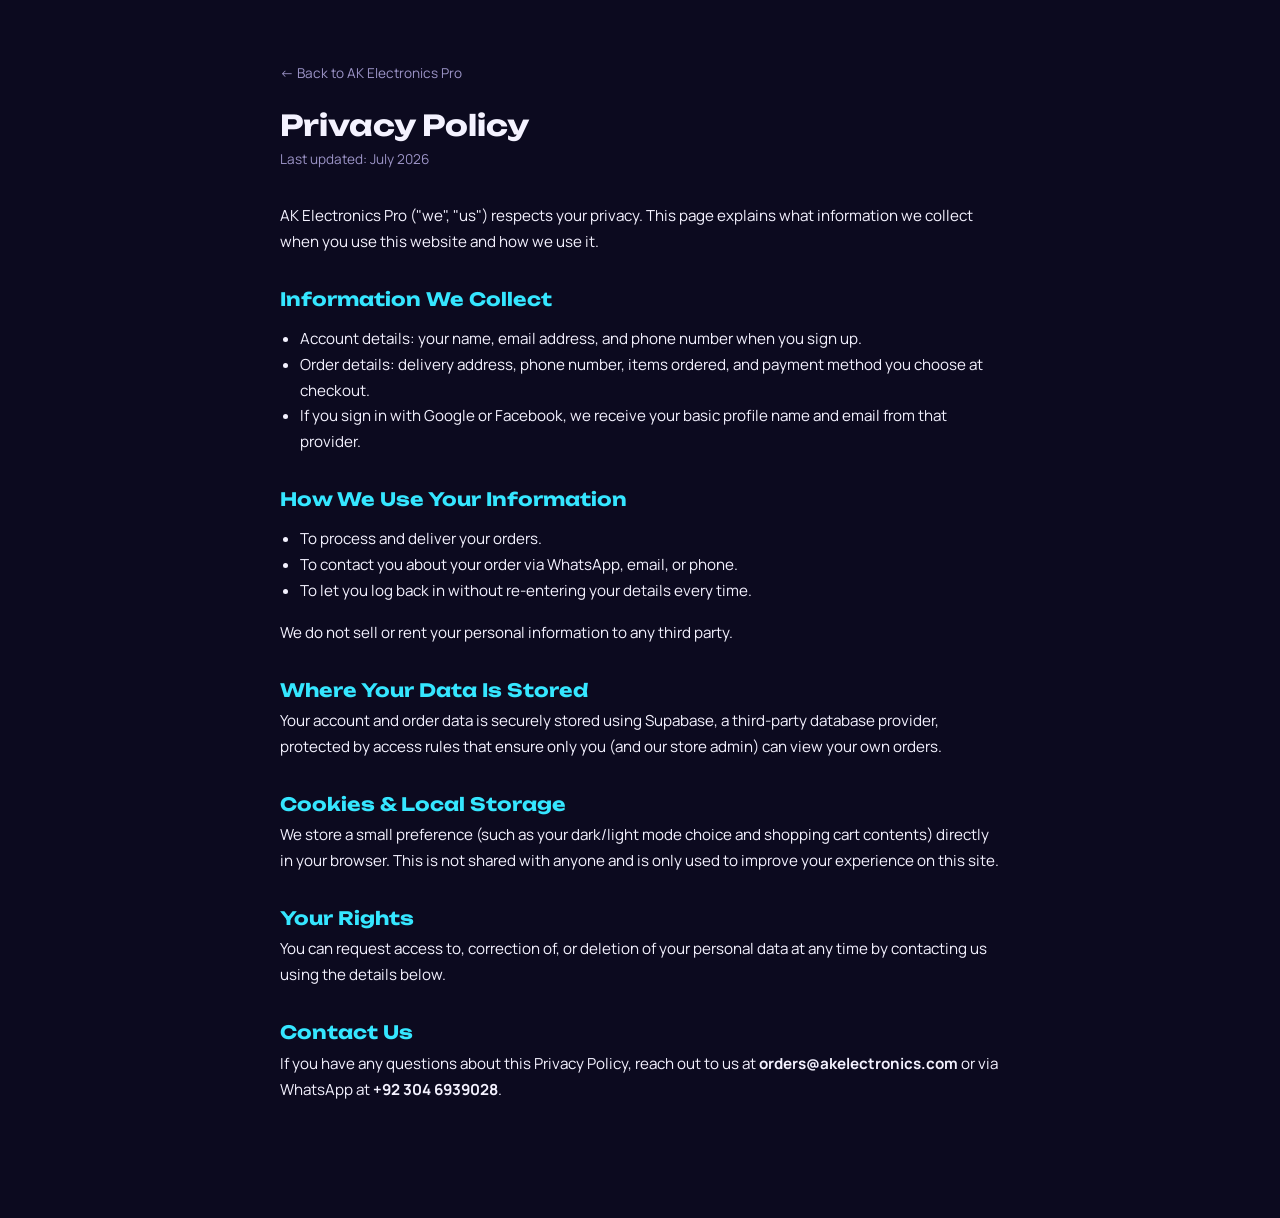
<file: privacy-policy.html>
<!DOCTYPE html>
<html lang="en">
<head>
<meta charset="UTF-8">
<meta name="viewport" content="width=device-width, initial-scale=1.0">
<link rel="icon" type="image/svg+xml" href="logo-badge.svg">
<title>Privacy Policy — AK Electronics Pro</title>
<meta name="robots" content="index, follow">
<link rel="preconnect" href="https://fonts.googleapis.com">
<link href="https://fonts.googleapis.com/css2?family=Unbounded:wght@600;700&family=Manrope:wght@400;500;600;700&family=Space+Mono:wght@400;600&display=swap" rel="stylesheet">
<link rel="stylesheet" href="style.css">
<style>
  .legal-wrap{max-width:760px; margin:0 auto; padding:60px 20px 100px;}
  .legal-wrap h1{font-size:1.8rem; margin-bottom:6px;}
  .legal-wrap .updated{color:var(--muted); font-size:.85rem; margin-bottom:32px;}
  .legal-wrap h2{font-size:1.15rem; margin-top:34px; color:var(--cyan);}
  .legal-wrap p, .legal-wrap li{color:var(--text); line-height:1.7; font-size:.95rem;}
  .legal-wrap ul{padding-left:20px;}
  .back-link{display:inline-block; margin-bottom:24px; color:var(--muted); font-size:.85rem;}
  .back-link:hover{color:var(--cyan);}
</style>
</head>
<body>
<div class="legal-wrap">
  <a href="index.html" class="back-link">← Back to AK Electronics Pro</a>
  <h1>Privacy Policy</h1>
  <p class="updated">Last updated: July 2026</p>

  <p>AK Electronics Pro ("we", "us") respects your privacy. This page explains what information we collect when you use this website and how we use it.</p>

  <h2>Information We Collect</h2>
  <ul>
    <li>Account details: your name, email address, and phone number when you sign up.</li>
    <li>Order details: delivery address, phone number, items ordered, and payment method you choose at checkout.</li>
    <li>If you sign in with Google or Facebook, we receive your basic profile name and email from that provider.</li>
  </ul>

  <h2>How We Use Your Information</h2>
  <ul>
    <li>To process and deliver your orders.</li>
    <li>To contact you about your order via WhatsApp, email, or phone.</li>
    <li>To let you log back in without re-entering your details every time.</li>
  </ul>
  <p>We do not sell or rent your personal information to any third party.</p>

  <h2>Where Your Data Is Stored</h2>
  <p>Your account and order data is securely stored using Supabase, a third-party database provider, protected by access rules that ensure only you (and our store admin) can view your own orders.</p>

  <h2>Cookies &amp; Local Storage</h2>
  <p>We store a small preference (such as your dark/light mode choice and shopping cart contents) directly in your browser. This is not shared with anyone and is only used to improve your experience on this site.</p>

  <h2>Your Rights</h2>
  <p>You can request access to, correction of, or deletion of your personal data at any time by contacting us using the details below.</p>

  <h2>Contact Us</h2>
  <p>If you have any questions about this Privacy Policy, reach out to us at <strong>orders@akelectronics.com</strong> or via WhatsApp at <strong>+92 304 6939028</strong>.</p>
</div>
</body>
</html>
</file>
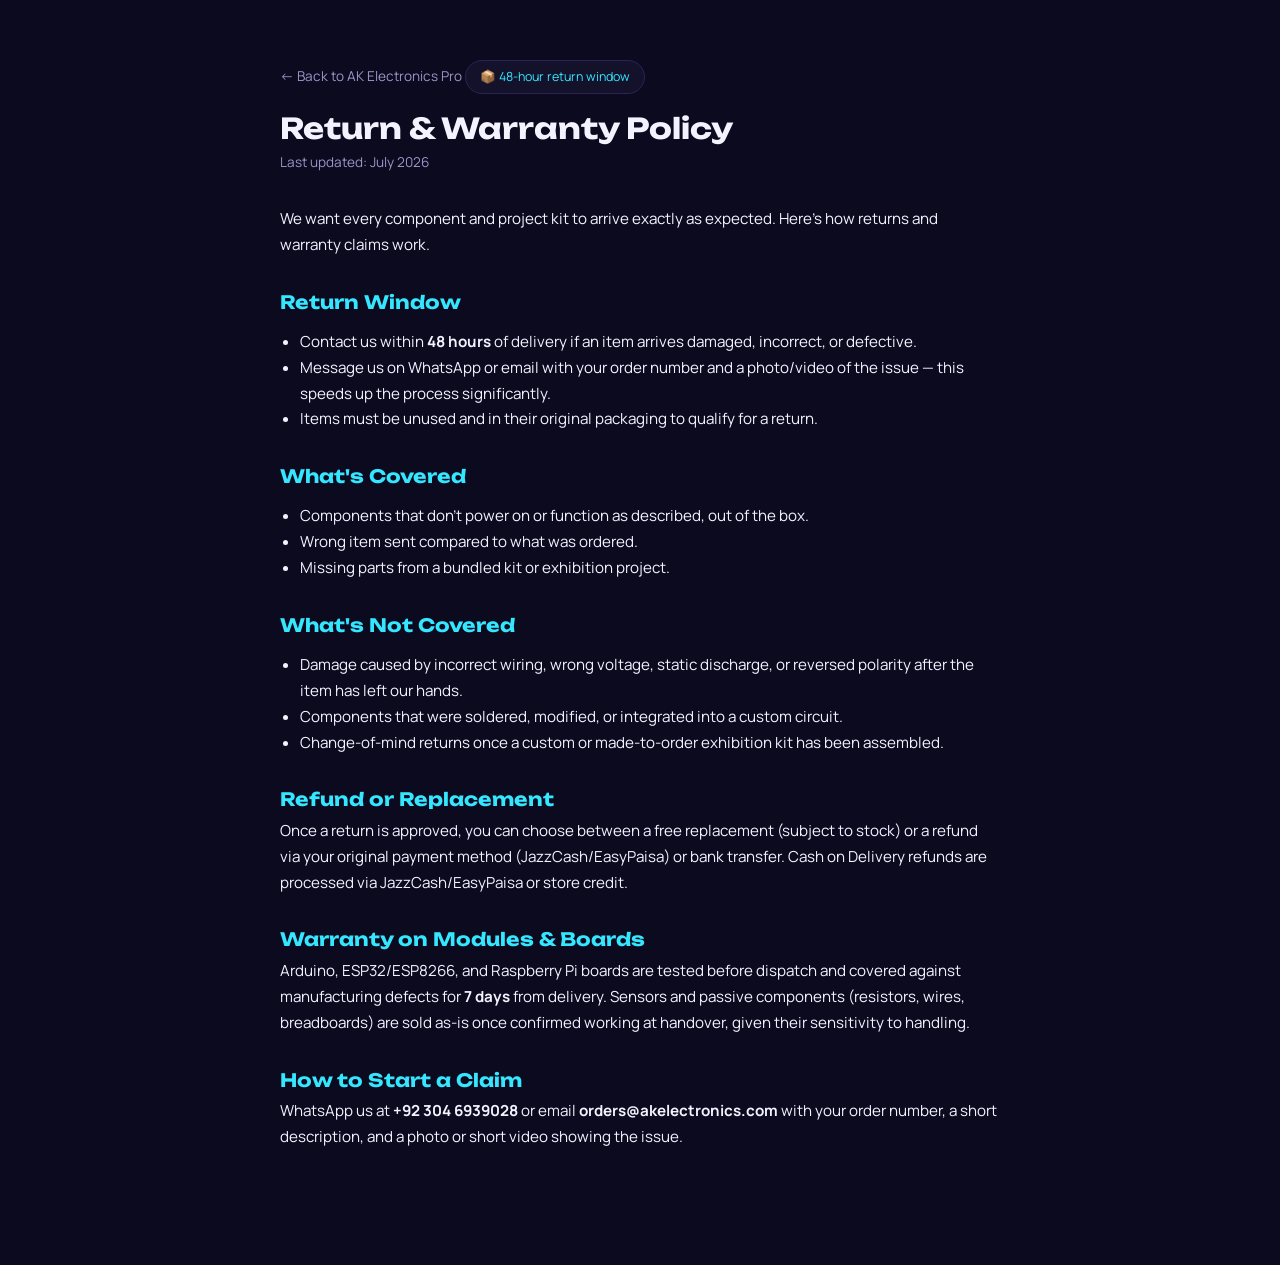
<file: return-policy.html>
<!DOCTYPE html>
<html lang="en">
<head>
<meta charset="UTF-8">
<meta name="viewport" content="width=device-width, initial-scale=1.0">
<link rel="icon" type="image/svg+xml" href="logo-badge.svg">
<title>Return & Warranty Policy — AK Electronics Pro</title>
<meta name="robots" content="index, follow">
<link rel="preconnect" href="https://fonts.googleapis.com">
<link href="https://fonts.googleapis.com/css2?family=Unbounded:wght@600;700&family=Manrope:wght@400;500;600;700&family=Space+Mono:wght@400;600&display=swap" rel="stylesheet">
<link rel="stylesheet" href="style.css">
<style>
  .legal-wrap{max-width:760px; margin:0 auto; padding:60px 20px 100px;}
  .legal-wrap h1{font-size:1.8rem; margin-bottom:6px;}
  .legal-wrap .updated{color:var(--muted); font-size:.85rem; margin-bottom:32px;}
  .legal-wrap h2{font-size:1.15rem; margin-top:34px; color:var(--cyan);}
  .legal-wrap p, .legal-wrap li{color:var(--text); line-height:1.7; font-size:.95rem;}
  .legal-wrap ul{padding-left:20px;}
  .back-link{display:inline-block; margin-bottom:24px; color:var(--muted); font-size:.85rem;}
  .back-link:hover{color:var(--cyan);}
  .policy-badge{display:inline-block; background:var(--panel); border:1px solid var(--line); border-radius:999px; padding:6px 14px; font-size:.78rem; color:var(--cyan); margin-bottom:6px;}
</style>
</head>
<body>
<div class="legal-wrap">
  <a href="index.html" class="back-link">← Back to AK Electronics Pro</a>
  <span class="policy-badge">📦 48-hour return window</span>
  <h1>Return &amp; Warranty Policy</h1>
  <p class="updated">Last updated: July 2026</p>

  <p>We want every component and project kit to arrive exactly as expected. Here's how returns and warranty claims work.</p>

  <h2>Return Window</h2>
  <ul>
    <li>Contact us within <strong>48 hours</strong> of delivery if an item arrives damaged, incorrect, or defective.</li>
    <li>Message us on WhatsApp or email with your order number and a photo/video of the issue — this speeds up the process significantly.</li>
    <li>Items must be unused and in their original packaging to qualify for a return.</li>
  </ul>

  <h2>What's Covered</h2>
  <ul>
    <li>Components that don't power on or function as described, out of the box.</li>
    <li>Wrong item sent compared to what was ordered.</li>
    <li>Missing parts from a bundled kit or exhibition project.</li>
  </ul>

  <h2>What's Not Covered</h2>
  <ul>
    <li>Damage caused by incorrect wiring, wrong voltage, static discharge, or reversed polarity after the item has left our hands.</li>
    <li>Components that were soldered, modified, or integrated into a custom circuit.</li>
    <li>Change-of-mind returns once a custom or made-to-order exhibition kit has been assembled.</li>
  </ul>

  <h2>Refund or Replacement</h2>
  <p>Once a return is approved, you can choose between a free replacement (subject to stock) or a refund via your original payment method (JazzCash/EasyPaisa) or bank transfer. Cash on Delivery refunds are processed via JazzCash/EasyPaisa or store credit.</p>

  <h2>Warranty on Modules &amp; Boards</h2>
  <p>Arduino, ESP32/ESP8266, and Raspberry Pi boards are tested before dispatch and covered against manufacturing defects for <strong>7 days</strong> from delivery. Sensors and passive components (resistors, wires, breadboards) are sold as-is once confirmed working at handover, given their sensitivity to handling.</p>

  <h2>How to Start a Claim</h2>
  <p>WhatsApp us at <strong>+92 304 6939028</strong> or email <strong>orders@akelectronics.com</strong> with your order number, a short description, and a photo or short video showing the issue.</p>
</div>
</body>
</html>
</file>
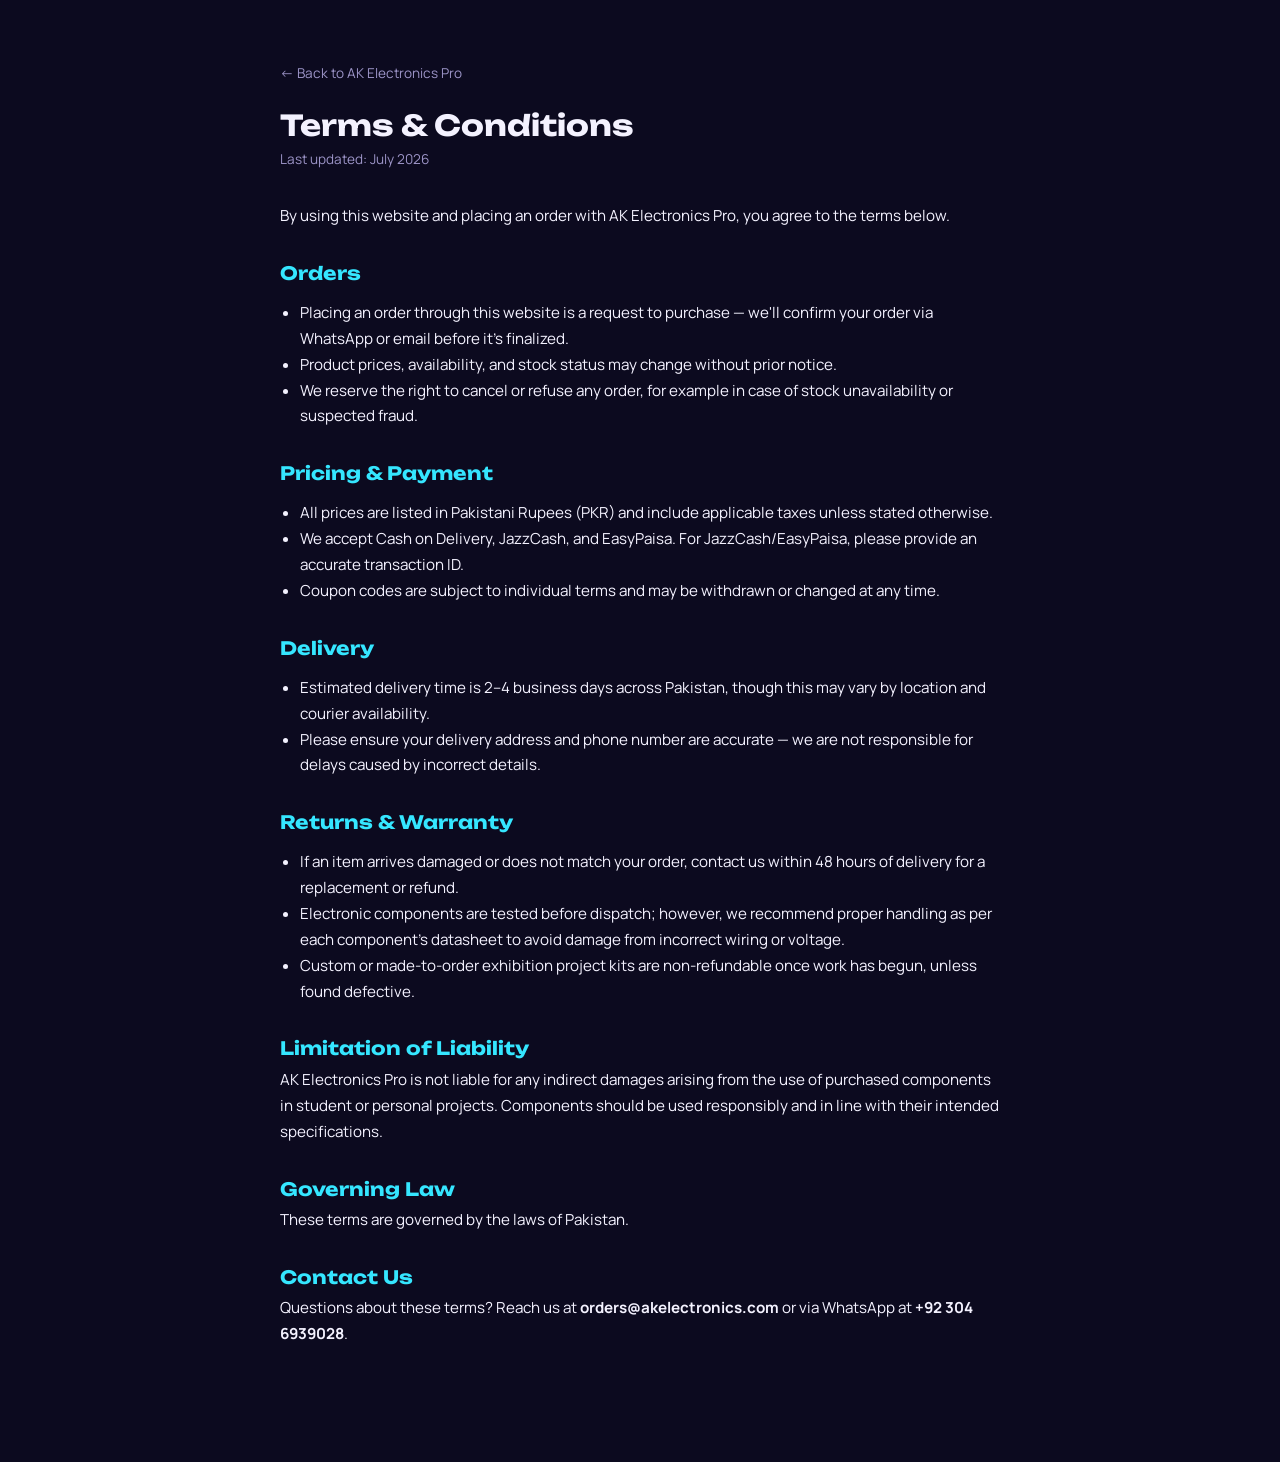
<file: terms.html>
<!DOCTYPE html>
<html lang="en">
<head>
<meta charset="UTF-8">
<meta name="viewport" content="width=device-width, initial-scale=1.0">
<link rel="icon" type="image/svg+xml" href="logo-badge.svg">
<title>Terms & Conditions — AK Electronics Pro</title>
<meta name="robots" content="index, follow">
<link rel="preconnect" href="https://fonts.googleapis.com">
<link href="https://fonts.googleapis.com/css2?family=Unbounded:wght@600;700&family=Manrope:wght@400;500;600;700&family=Space+Mono:wght@400;600&display=swap" rel="stylesheet">
<link rel="stylesheet" href="style.css">
<style>
  .legal-wrap{max-width:760px; margin:0 auto; padding:60px 20px 100px;}
  .legal-wrap h1{font-size:1.8rem; margin-bottom:6px;}
  .legal-wrap .updated{color:var(--muted); font-size:.85rem; margin-bottom:32px;}
  .legal-wrap h2{font-size:1.15rem; margin-top:34px; color:var(--cyan);}
  .legal-wrap p, .legal-wrap li{color:var(--text); line-height:1.7; font-size:.95rem;}
  .legal-wrap ul{padding-left:20px;}
  .back-link{display:inline-block; margin-bottom:24px; color:var(--muted); font-size:.85rem;}
  .back-link:hover{color:var(--cyan);}
</style>
</head>
<body>
<div class="legal-wrap">
  <a href="index.html" class="back-link">← Back to AK Electronics Pro</a>
  <h1>Terms &amp; Conditions</h1>
  <p class="updated">Last updated: July 2026</p>

  <p>By using this website and placing an order with AK Electronics Pro, you agree to the terms below.</p>

  <h2>Orders</h2>
  <ul>
    <li>Placing an order through this website is a request to purchase — we'll confirm your order via WhatsApp or email before it's finalized.</li>
    <li>Product prices, availability, and stock status may change without prior notice.</li>
    <li>We reserve the right to cancel or refuse any order, for example in case of stock unavailability or suspected fraud.</li>
  </ul>

  <h2>Pricing &amp; Payment</h2>
  <ul>
    <li>All prices are listed in Pakistani Rupees (PKR) and include applicable taxes unless stated otherwise.</li>
    <li>We accept Cash on Delivery, JazzCash, and EasyPaisa. For JazzCash/EasyPaisa, please provide an accurate transaction ID.</li>
    <li>Coupon codes are subject to individual terms and may be withdrawn or changed at any time.</li>
  </ul>

  <h2>Delivery</h2>
  <ul>
    <li>Estimated delivery time is 2–4 business days across Pakistan, though this may vary by location and courier availability.</li>
    <li>Please ensure your delivery address and phone number are accurate — we are not responsible for delays caused by incorrect details.</li>
  </ul>

  <h2>Returns &amp; Warranty</h2>
  <ul>
    <li>If an item arrives damaged or does not match your order, contact us within 48 hours of delivery for a replacement or refund.</li>
    <li>Electronic components are tested before dispatch; however, we recommend proper handling as per each component's datasheet to avoid damage from incorrect wiring or voltage.</li>
    <li>Custom or made-to-order exhibition project kits are non-refundable once work has begun, unless found defective.</li>
  </ul>

  <h2>Limitation of Liability</h2>
  <p>AK Electronics Pro is not liable for any indirect damages arising from the use of purchased components in student or personal projects. Components should be used responsibly and in line with their intended specifications.</p>

  <h2>Governing Law</h2>
  <p>These terms are governed by the laws of Pakistan.</p>

  <h2>Contact Us</h2>
  <p>Questions about these terms? Reach us at <strong>orders@akelectronics.com</strong> or via WhatsApp at <strong>+92 304 6939028</strong>.</p>
</div>
</body>
</html>
</file>
<file: style.css>
/* =========================================================
   AK ELECTRONICS — FULL CATALOG STORE
   Theme: "Spotlight Showcase"
   ========================================================= */
:root{
  --bg:      #0c0a1f;
  --panel:   #14112b;
  --card:    #1b1740;
  --line:    #2a2454;

  --violet:  #7c5cff;
  --pink:    #ff4d94;
  --cyan:    #35e6ff;

  --text:    #f4f2ff;
  --muted:   #9c94c7;

  --header-bg-rgb: 12,10,31;

  --display: 'Unbounded', sans-serif;
  --body:    'Manrope', sans-serif;
  --mono:    'Space Mono', monospace;

  --radius: 16px;
  --wrap: 1180px;
}

:root[data-theme="light"]{
  --bg:      #f3f5f8;
  --panel:   #ffffff;
  --card:    #ffffff;
  --line:    #dde2ea;

  --text:    #10141c;
  --muted:   #5a6273;

  --header-bg-rgb: 255,255,255;
}

body, .thumb, .product-card, .project-card{ transition: background-color .25s, color .25s, border-color .25s; }

*{box-sizing:border-box;}

/* ACCESSIBILITY: skip link + visible focus states */
.skip-link{
  position:absolute; top:-50px; left:10px; z-index:200;
  background:var(--violet); color:#fff; padding:10px 18px; border-radius:8px;
  font-size:.85rem; font-weight:700; text-decoration:none; transition:top .15s;
}
.skip-link:focus{top:10px;}
a:focus-visible, button:focus-visible, input:focus-visible, select:focus-visible, textarea:focus-visible, [tabindex]:focus-visible{
  outline:3px solid var(--cyan); outline-offset:2px; border-radius:4px;
}
html{scroll-behavior:smooth; -webkit-text-size-adjust:100%;}
body{
  margin:0; background:var(--bg); color:var(--text);
  font-family:var(--body); line-height:1.6;
  -webkit-font-smoothing:antialiased; position:relative; overflow-x:hidden;
  touch-action:manipulation;
  -webkit-user-select:none; -moz-user-select:none; user-select:none;
}
input, textarea, select{
  -webkit-user-select:text; -moz-user-select:text; user-select:text;
}
h1,h2,h3{font-family:var(--display); margin:0 0 .4em; line-height:1.15;}
p{margin:0 0 1em;}
a{color:inherit; text-decoration:none;}
img{max-width:100%; display:block;}
button, a{ -webkit-tap-highlight-color:transparent; }
.wrap{max-width:var(--wrap); margin:0 auto; padding:0 24px; position:relative; z-index:1;}
::selection{background:var(--pink); color:#0c0a1f;}
:focus-visible{outline:2px solid var(--cyan); outline-offset:3px;}

@media (prefers-reduced-motion: reduce){
  *{animation-duration:.001ms !important; transition-duration:.001ms !important;}
}

.blob{position:fixed; border-radius:50%; filter:blur(90px); opacity:.32; z-index:0; pointer-events:none; animation:drift 14s ease-in-out infinite alternate;}
.blob-a{width:420px; height:420px; background:var(--violet); top:-120px; left:-100px;}
.blob-b{width:380px; height:380px; background:var(--pink); bottom:-140px; right:-100px; animation-delay:3s;}
@keyframes drift{ to{ transform:translate(40px,30px) scale(1.1); } }

/* reveal-on-scroll */
.reveal{opacity:0; transform:translateY(16px); transition:opacity .5s ease, transform .5s ease;}
.reveal.in{opacity:1; transform:translateY(0);}

/* =========================================================
   HEADER
   ========================================================= */
.site-header{position:sticky; top:0; z-index:50; background:rgba(var(--header-bg-rgb),.82); backdrop-filter:blur(12px); border-bottom:1px solid var(--line);}

/* ADS BANNER */
.ads-banner{position:relative; width:100%; aspect-ratio:16/5; max-height:220px; overflow:hidden; background:var(--panel);}
@media (max-width:600px){ .ads-banner{aspect-ratio:4/3; max-height:280px;} }
.ads-banner-track{display:flex; width:100%; height:100%; transition:transform .5s ease;}
.ads-banner-track .ads-slide{flex:0 0 100%; width:100%; height:100%; display:block; background:#000; position:relative;}
.ads-banner-track .ads-slide img, .ads-banner-track .ads-slide video{width:100%; height:100%; object-fit:contain; display:block;}
.ads-unmute-btn{
  position:absolute; bottom:10px; left:10px; z-index:2;
  background:rgba(12,10,31,.65); backdrop-filter:blur(4px); color:#fff; border:1px solid rgba(255,255,255,.25);
  padding:6px 12px; border-radius:999px; font-size:.78rem; cursor:pointer;
}
.ads-banner-close{
  position:absolute; top:8px; right:8px; z-index:2;
  width:30px; height:30px; border-radius:50%; border:none; cursor:pointer;
  background:rgba(12,10,31,.6); color:#fff; font-size:.85rem; backdrop-filter:blur(4px);
}

/* MID-PAGE PICTURE ADS — scrolls with the page, sits inside the content flow */
.ads-banner-mid{max-width:var(--wrap, 1180px); margin:0 auto 50px; border-radius:16px; aspect-ratio:16/4;}
@media (max-width:600px){ .ads-banner-mid{aspect-ratio:16/9; margin-bottom:36px;} }

/* TOP-OF-PAGE ADS BANNER — half the screen height, with prev/next arrows */
.ads-banner-top{aspect-ratio:unset; height:50vh; max-height:none;}
@media (max-width:600px){ .ads-banner-top{height:42vh;} }
.ads-nav-btn{
  position:absolute; top:50%; transform:translateY(-50%); z-index:3;
  width:42px; height:42px; border-radius:50%; border:none; cursor:pointer;
  background:rgba(255,255,255,.9); color:#1a1a2e; font-size:1.3rem; line-height:1;
  display:flex; align-items:center; justify-content:center;
}
.ads-nav-btn:hover{background:#fff;}
.ads-nav-prev{left:16px;}
.ads-nav-next{right:16px;}

/* STARTER KITS SECTION */
.starter-kits{padding:70px 0;}
.starter-kits-layout{display:grid; grid-template-columns:1fr 260px; gap:24px; align-items:start;}
@media (max-width:900px){ .starter-kits-layout{grid-template-columns:1fr;} }
.ads-banner-kit{aspect-ratio:1/1.4; border-radius:14px; max-height:420px;}
@media (max-width:900px){ .ads-banner-kit{aspect-ratio:16/6; max-height:220px;} }

/* SPLASH VIDEO AD — plays once on page load */
.splash-ad-overlay{
  position:fixed; inset:0; z-index:500; background:#000;
  display:flex; align-items:center; justify-content:center;
}
.splash-ad-overlay video{width:100%; height:100%; object-fit:contain;}
.splash-ad-close{
  position:absolute; top:18px; right:18px; z-index:2;
  width:38px; height:38px; border-radius:50%; border:1px solid rgba(255,255,255,.35);
  background:rgba(0,0,0,.5); color:#fff; font-size:1rem; cursor:pointer; backdrop-filter:blur(4px);
}

.header-inner{display:flex; align-items:center; gap:18px; padding:14px 24px;}
.brand{display:flex; align-items:center; gap:10px;}
.brand-mark{
  width:38px; height:38px; border-radius:10px; flex:0 0 auto;
  display:block; object-fit:contain;
}
.brand-name{font-family:var(--display); font-weight:700; font-size:.95rem; letter-spacing:.4px; color:var(--text);}

.main-nav{display:flex; gap:20px; margin-left:auto; font-size:.88rem;}
.main-nav a{color:var(--muted); transition:color .15s;}
.main-nav a:hover{color:var(--text);}

.header-actions{display:flex; align-items:center; gap:10px;}
.login-btn{
  background:transparent; border:1px solid var(--line); color:var(--text);
  padding:9px 14px; border-radius:999px; font-size:.82rem; font-family:var(--body); font-weight:600;
  cursor:pointer; transition:.15s; white-space:nowrap;
}
a.login-btn{display:inline-block; text-decoration:none;}
.login-btn:hover{border-color:var(--cyan); color:var(--cyan);}
.nav-cta{
  background:linear-gradient(135deg,var(--pink),var(--violet)); color:#fff;
  padding:10px 18px; border-radius:999px; font-weight:600; font-size:.82rem; white-space:nowrap;
  transition:transform .15s, box-shadow .15s;
}
.nav-cta:hover{transform:translateY(-1px); box-shadow:0 8px 20px rgba(124,92,255,.4);}
.menu-toggle{display:none; background:none; border:none; color:var(--text); font-size:1.3rem; cursor:pointer; padding:4px 8px;}

/* =========================================================
   HERO
   ========================================================= */
.hero{padding:64px 0 0; position:relative;}

/* SEARCH BAR */
.search-section{padding:22px 0 0; position:relative; z-index:20;}
.search-box{
  display:flex; align-items:center; gap:10px; max-width:560px; margin:0 auto;
  background:var(--panel); border:1px solid var(--line); border-radius:999px;
  padding:12px 18px; color:var(--muted); transition:.2s;
}
.search-box:focus-within{border-color:var(--cyan); box-shadow:0 0 0 3px rgba(53,230,255,.15);}
.search-box input{flex:1; background:none; border:none; color:var(--text); font-family:var(--body); font-size:.92rem;}
.search-box input:focus{outline:none;}
.search-clear{background:none; border:none; color:var(--muted); cursor:pointer; font-size:.85rem; padding:2px 4px;}
.search-clear:hover{color:var(--pink);}

.search-dropdown{
  max-width:560px; margin:8px auto 0; background:var(--panel); border:1px solid var(--line);
  border-radius:14px; overflow:hidden; box-shadow:0 16px 40px rgba(0,0,0,.3);
  max-height:360px; overflow-y:auto;
}
.search-result{
  display:flex; align-items:center; gap:12px; padding:10px 16px; cursor:pointer; transition:.15s;
  border-bottom:1px solid var(--line);
}
.search-result:last-child{border-bottom:none;}
.search-result:hover{background:var(--card);}
.search-result img{width:42px; height:42px; border-radius:8px; object-fit:cover; flex:0 0 auto; background:var(--card);}
.search-result-info{flex:1; min-width:0;}
.search-result-info .sr-name{font-size:.86rem; font-weight:600; white-space:nowrap; overflow:hidden; text-overflow:ellipsis;}
.search-result-info .sr-cat{font-size:.72rem; color:var(--muted);}
.search-result .sr-price{font-family:var(--mono); font-size:.78rem; color:var(--cyan); flex:0 0 auto;}
.search-empty{padding:16px; text-align:center; color:var(--muted); font-size:.85rem;}
@media (max-width:600px){
  .search-box{margin:0 16px;}
  .search-dropdown{margin:8px 16px 0;}
}
.hero-inner{max-width:760px; margin:0 auto; text-align:center; padding:0 24px;}
.eyebrow{font-family:var(--mono); font-size:.74rem; color:var(--cyan); text-transform:uppercase; letter-spacing:.4px; margin-bottom:16px;}
.hero h1{font-size:clamp(2rem,5vw,3.4rem); font-weight:700;}
.glow-text{
  background:linear-gradient(135deg,var(--cyan),var(--violet),var(--pink));
  -webkit-background-clip:text; background-clip:text; color:transparent;
}
.hero-sub{color:var(--muted); font-size:1.02rem; max-width:54ch; margin:0 auto 28px;}
.hero-actions{display:flex; gap:14px; flex-wrap:wrap; margin-bottom:20px;}
.hero-inner .hero-actions{justify-content:center; margin-bottom:50px;}

.btn{
  display:inline-flex; align-items:center; justify-content:center; gap:8px;
  padding:14px 24px; border-radius:12px; font-weight:700; font-size:.9rem;
  transition:transform .15s, box-shadow .15s; cursor:pointer; border:none;
}
.btn.full{width:100%;}
.btn-primary{background:linear-gradient(135deg,var(--cyan),var(--violet)); color:#0c0a1f;}
.btn-primary:hover{transform:translateY(-2px); box-shadow:0 10px 26px rgba(53,230,255,.3);}
.btn-ghost{border:1px solid var(--line); color:var(--text); background:transparent;}
.btn-ghost:hover{border-color:var(--pink); color:var(--pink);}

/* marquee */
.marquee{border-top:1px solid var(--line); border-bottom:1px solid var(--line); overflow:hidden; background:var(--panel);}
.marquee-track{display:flex; gap:14px; white-space:nowrap; padding:14px 0; animation:scroll 30s linear infinite; width:max-content;}
.marquee-track span{font-family:var(--mono); font-size:.78rem; color:var(--muted); letter-spacing:.5px;}
.marquee-track span:nth-child(odd){color:var(--cyan);}
@keyframes scroll{ from{transform:translateX(0);} to{transform:translateX(-50%);} }

/* BANNER SLIDER */
.banner-slider{padding:28px 0; position:relative;}
.banner-slider .wrap{position:relative;}
.banner-track{display:flex; overflow:hidden; border-radius:var(--radius);}
.banner-slide{
  flex:0 0 100%; min-height:150px; display:flex; align-items:center; padding:28px 34px;
  transition:transform .5s ease;
}
.banner-slide-1{background:linear-gradient(120deg, #2a2454, #7c5cff 70%);}
.banner-slide-2{background:linear-gradient(120deg, #1b1740, #35e6ff 130%);}
.banner-slide-3{background:linear-gradient(120deg, #40163a, #ff4d94 130%);}
.banner-text{color:#fff;}
.banner-tag{font-family:var(--mono); font-size:.72rem; background:rgba(255,255,255,.18); padding:4px 10px; border-radius:999px; display:inline-block; margin-bottom:8px;}
.banner-text h3{font-family:var(--display); font-size:1.3rem; margin:0 0 4px;}
.banner-text p{margin:0; opacity:.9; font-size:.9rem;}
.banner-nav{
  position:absolute; top:50%; transform:translateY(-50%); z-index:2;
  background:rgba(12,10,31,.5); color:#fff; border:1px solid rgba(255,255,255,.3);
  width:34px; height:34px; border-radius:50%; font-size:1.3rem; cursor:pointer; transition:.15s;
}
.banner-nav:hover{background:rgba(12,10,31,.8);}
.banner-prev{left:10px;}
.banner-next{right:10px;}
.banner-dots{display:flex; justify-content:center; gap:8px; margin-top:12px;}
.banner-dot{width:9px; height:9px; border-radius:50%; background:var(--muted); opacity:.5; border:none; cursor:pointer; padding:0; transition:.2s;}
.banner-dot:hover{opacity:.8;}
.banner-dot.active{background:var(--cyan); width:22px; border-radius:4px;}
@media (max-width:680px){
  .banner-text h3{font-size:1.05rem;}
  .banner-slide{padding:22px 24px; min-height:130px;}
}

/* =========================================================
   SECTION TITLES
   ========================================================= */
.section-title{font-size:clamp(1.4rem,2.6vw,2.1rem); font-weight:700;}
.section-title.light{color:var(--text);}
.section-sub{color:var(--muted); max-width:56ch;}
.load-status{font-family:var(--mono); font-size:.75rem; color:var(--muted); margin-top:18px;}

/* CUSTOM INQUIRY BOX — premium redesign */
.custom-inquiry-box{
  margin-top:48px; padding:2px; border-radius:20px; max-width:640px;
  background:linear-gradient(135deg, var(--violet), var(--cyan), var(--pink));
  background-size:200% 200%;
  animation:inquiryGradient 8s ease infinite;
}
@keyframes inquiryGradient{
  0%{background-position:0% 50%;} 50%{background-position:100% 50%;} 100%{background-position:0% 50%;}
}
.custom-inquiry-box-inner{
  background:var(--panel); border-radius:18px; padding:30px 28px;
  display:flex; flex-direction:column; gap:4px; position:relative; overflow:hidden;
}
.custom-inquiry-box-inner::before{
  content:"✨"; position:absolute; top:-10px; right:-10px; font-size:5rem; opacity:.06; transform:rotate(-15deg);
}
.custom-inquiry-icon{font-size:1.8rem; margin-bottom:8px;}
.custom-inquiry-box h3{font-family:var(--display); font-size:1.15rem; margin:0 0 6px;}
.custom-inquiry-box p{color:var(--muted); font-size:.85rem; margin:0 0 18px; max-width:440px;}
.custom-inquiry-form{display:flex; flex-direction:column; gap:12px; position:relative;}
.custom-inquiry-form input, .custom-inquiry-form textarea{
  background:var(--bg); border:1px solid var(--line); border-radius:10px; color:var(--text);
  padding:12px 14px; font-family:inherit; font-size:.9rem; resize:vertical; transition:.15s;
}
.custom-inquiry-form input:focus, .custom-inquiry-form textarea:focus{
  outline:none; border-color:var(--cyan); box-shadow:0 0 0 3px rgba(77,227,255,.15);
}
.custom-inquiry-form button{
  align-self:flex-start; background:linear-gradient(120deg, var(--violet), var(--pink));
  border:none; font-weight:700; padding:11px 22px;
}

/* =========================================================
   CATEGORIES
   ========================================================= */
.categories{padding:60px 0 16px;}
.cat-grid{display:grid; grid-template-columns:repeat(4,1fr); gap:14px; margin-top:24px;}
.cat-card{
  background:var(--card); border:1px solid var(--line); border-radius:var(--radius);
  padding:18px; cursor:pointer; transition:transform .15s, border-color .15s;
  position:relative; overflow:hidden;
}
.cat-card::before{content:""; position:absolute; inset:0; opacity:0; transition:opacity .2s; background:radial-gradient(120px 80px at 20% 0%, rgba(124,92,255,.35), transparent 70%);}
.cat-card:hover{transform:translateY(-4px); border-color:var(--violet);}
.cat-card:hover::before{opacity:1;}
.cat-card .cat-icon{font-size:1.5rem; display:block; margin-bottom:8px;}
.cat-card h3{font-size:.95rem; margin-bottom:2px; position:relative;}
.cat-card p{color:var(--muted); font-size:.78rem; margin:0; position:relative;}

/* =========================================================
   PRODUCTS
   ========================================================= */
.shop{padding:44px 0 76px;}
.filter-row{display:flex; flex-wrap:wrap; gap:9px; margin:24px 0 28px; -webkit-overflow-scrolling:touch;}
.filter-btn{
  font-family:var(--mono); font-size:.74rem; padding:8px 15px;
  border-radius:999px; border:1px solid var(--line); color:var(--muted);
  background:transparent; cursor:pointer; transition:.15s; white-space:nowrap;
}
.filter-btn:hover{color:var(--text); border-color:var(--cyan);}
.filter-btn.active{background:linear-gradient(135deg,var(--cyan),var(--violet)); border-color:transparent; color:#0c0a1f; font-weight:700;}

.product-grid{display:grid; grid-template-columns:repeat(3,1fr); gap:18px;}

/* CATEGORY ROWS — horizontal scrolling product carousels, one per category */
.category-row{margin-bottom:34px;}
.category-row-head{display:flex; align-items:center; justify-content:space-between; margin-bottom:12px;}
.category-row-head h3{font-size:1.15rem; margin:0;}
.category-row-scroll-wrap{position:relative;}
.category-row-track{display:flex; gap:16px; overflow-x:auto; scroll-behavior:smooth; padding-bottom:6px; scrollbar-width:none;}
.category-row-track::-webkit-scrollbar{display:none;}
.category-row-track .product-card{flex:0 0 230px; width:230px;}
.cat-nav-btn{
  position:absolute; top:40%; transform:translateY(-50%); z-index:2;
  width:36px; height:36px; border-radius:50%; border:1px solid var(--line);
  background:var(--card); color:var(--text); font-size:1.2rem; line-height:1; cursor:pointer;
  display:flex; align-items:center; justify-content:center;
}
.cat-nav-btn:hover{background:var(--violet); border-color:var(--violet);}
.cat-nav-prev{left:-6px;}
.cat-nav-next{right:-6px;}
.view-all-btn{
  margin-top:10px; background:var(--cyan); color:#0c0a1f; border:none; border-radius:8px;
  padding:9px 20px; font-weight:700; font-size:.85rem; cursor:pointer;
}
.view-all-btn:hover{opacity:.9;}
@media (max-width:600px){
  .category-row-track .product-card{flex-basis:170px; width:170px;}
  .cat-nav-btn{display:none;}
}

.skeleton-card{
  height:280px; border-radius:var(--radius); border:1px solid var(--line);
  background:linear-gradient(90deg, var(--panel) 25%, var(--card) 50%, var(--panel) 75%);
  background-size:200% 100%; animation:shimmer 1.4s ease-in-out infinite;
}
@keyframes shimmer{ 0%{background-position:200% 0;} 100%{background-position:-200% 0;} }

@keyframes confetti-fall{
  0%{ transform:translateY(0) rotate(0deg); opacity:1; }
  100%{ transform:translateY(100vh) rotate(540deg); opacity:0; }
}

/* PRINT RECEIPT */
.print-only{display:none;}
@media print{
  body *{visibility:hidden;}
  #printReceiptArea, #printReceiptArea *{visibility:visible;}
  #printReceiptArea{
    display:block; position:absolute; top:0; left:0; width:100%;
    color:#000; padding:20px; font-family:Arial, sans-serif;
  }
  #printReceiptArea hr{border:none; border-top:1px solid #999; margin:12px 0;}
  #printReceiptArea h2{margin:0 0 4px;}
}
.product-card{
  position:relative;
  background:var(--card); border:1px solid var(--line); border-radius:var(--radius);
  overflow:hidden; transition:transform .2s, border-color .2s; display:flex; flex-direction:column;
}
.product-card:hover{transform:translateY(-4px); border-color:var(--violet);}
.discount-badge{
  position:absolute; top:10px; right:10px; z-index:2;
  background:#f5a623; color:#1a1a2e; font-weight:800; font-size:.8rem;
  width:42px; height:42px; border-radius:50%; display:flex; align-items:center; justify-content:center;
}
.price-old{color:var(--muted); text-decoration:line-through; font-size:.85rem; margin-right:4px;}
.price-sale{color:var(--pink);}
.bulk-tag{display:inline-block; background:var(--cyan); color:#0c0a1f; font-size:.68rem; font-weight:700; padding:2px 6px; border-radius:20px; margin-left:4px;}
.update-toast{
  position:fixed; bottom:18px; left:50%; transform:translateX(-50%); z-index:9999;
  background:var(--card); border:1px solid var(--violet); border-radius:12px;
  padding:12px 16px; display:flex; align-items:center; gap:14px; box-shadow:0 8px 30px rgba(0,0,0,.4);
  font-size:.85rem; max-width:92vw;
}
.update-toast button{
  background:var(--violet); color:#fff; border:none; border-radius:8px;
  padding:8px 14px; font-weight:700; font-size:.8rem; cursor:pointer; white-space:nowrap;
}

/* image thumb with graceful fallback to an icon */
.thumb{position:relative; height:150px; background:radial-gradient(circle at 50% -20%, rgba(124,92,255,.5), transparent 65%), var(--panel); overflow:hidden; cursor:pointer;}
.thumb-video{position:absolute; inset:0; width:100%; height:100%; object-fit:cover; opacity:0; pointer-events:none; transition:opacity .25s; z-index:1;}
.thumb.video-active .thumb-video{opacity:1;}
.thumb.video-active img{opacity:0;}
.thumb-icon{position:absolute; inset:0; display:flex; align-items:center; justify-content:center; font-size:2.2rem;}
.thumb img{position:absolute; inset:0; width:100%; height:100%; object-fit:contain; padding:10px;}
.wishlist-heart{
  position:absolute; top:8px; right:8px; z-index:2;
  background:rgba(12,10,31,.5); backdrop-filter:blur(4px); border:1px solid rgba(255,255,255,.25); color:#fff;
  width:32px; height:32px; border-radius:50%; cursor:pointer; padding:0;
  display:flex; align-items:center; justify-content:center; transition:.2s;
}
.wishlist-heart svg{transition:.2s;}
.wishlist-heart:hover{transform:scale(1.12); border-color:var(--pink);}
.wishlist-heart.active{color:var(--pink); border-color:var(--pink); background:rgba(255,77,148,.2);}
.wishlist-heart.active svg{fill:var(--pink);}

/* PRODUCT COMPARISON */
.compare-check{
  position:absolute; bottom:8px; left:8px; z-index:2;
  background:rgba(12,10,31,.6); backdrop-filter:blur(4px); border:1px solid rgba(255,255,255,.2);
  color:#fff; font-size:.65rem; padding:4px 8px; border-radius:999px; cursor:pointer;
  display:flex; align-items:center; gap:4px; user-select:none;
}
.compare-check input{width:auto; margin:0; accent-color:var(--violet);}
.compare-bar{
  position:fixed; left:50%; bottom:20px; transform:translateX(-50%); z-index:70;
  background:var(--panel); border:1px solid var(--line); border-radius:999px;
  padding:10px 10px 10px 20px; display:flex; align-items:center; gap:16px;
  box-shadow:0 12px 30px rgba(0,0,0,.4); font-size:.85rem;
}
.compare-modal-box{max-width:760px;}
#compareTable th, #compareTable td{border:1px solid var(--line); padding:10px 12px; text-align:left; font-size:.85rem; vertical-align:top;}
#compareTable th{background:var(--panel); color:var(--muted); font-family:var(--mono); font-size:.7rem; text-transform:uppercase;}
#compareTable img{width:60px; height:60px; object-fit:cover; border-radius:8px;}
@media (max-width:600px){
  .compare-bar{width:calc(100% - 32px); left:16px; transform:none; flex-direction:column; align-items:stretch; gap:8px;}
}

.product-body{padding:16px; display:flex; flex-direction:column; gap:7px; flex:1;}
.product-cat{font-family:var(--mono); font-size:.64rem; color:var(--cyan); text-transform:uppercase; letter-spacing:.4px;}
.product-body h3{font-size:.98rem; margin:0;}
.card-rating{font-family:var(--mono); font-size:.7rem; color:#ffb443; margin-left:6px; white-space:nowrap;}
.card-rating-count{color:var(--muted);}
.product-spec{color:var(--muted); font-size:.82rem; margin:0;}
.product-footer{margin-top:auto; display:flex; align-items:center; justify-content:space-between; border-top:1px dashed var(--line); padding-top:11px; gap:8px;}
.price{
  font-family:var(--mono); font-weight:700; font-size:.88rem; color:#0c0a1f;
  background:linear-gradient(135deg,var(--cyan),var(--violet));
  padding:5px 11px; border-radius:999px; white-space:nowrap;
}
.order-actions{display:flex; gap:6px;}
.order-btn{
  font-size:.72rem; font-weight:700; padding:7px 12px; border-radius:8px;
  background:var(--pink); color:#fff; transition:transform .15s; display:inline-flex; align-items:center; gap:4px;
}
.order-btn.email-btn{background:transparent; border:1px solid var(--line); color:var(--muted);}
.order-btn:hover{transform:translateY(-1px);}
.order-btn.email-btn:hover{border-color:var(--cyan); color:var(--cyan);}
.stock-tag{font-family:var(--mono); font-size:.64rem; color:var(--muted);}
.stock-tag.low{color:var(--pink);}

/* =========================================================
   EXHIBITION PROJECTS
   ========================================================= */
.exhibition{background:var(--panel); border-top:1px solid var(--line); border-bottom:1px solid var(--line); padding:64px 0;}
.project-grid{display:grid; grid-template-columns:repeat(3,1fr); gap:18px; margin-top:28px;}
.project-card{background:var(--bg); border:1px solid var(--line); border-radius:var(--radius); overflow:hidden; display:flex; flex-direction:column; transition:transform .2s, border-color .2s;}
.project-card:hover{transform:translateY(-4px); border-color:var(--pink);}
.project-thumb{height:150px; position:relative; background:radial-gradient(circle at 50% -20%, rgba(255,77,148,.4), transparent 65%), var(--card);}
.project-thumb .thumb-icon{font-size:1rem; font-family:var(--mono); color:var(--cyan); text-align:center; padding:0 16px;}
.project-card .thumb{background:radial-gradient(circle at 50% -20%, rgba(255,77,148,.4), transparent 65%), var(--card);}
.project-body{padding:16px; display:flex; flex-direction:column; gap:7px; flex:1;}
.project-body h3{font-size:.98rem;}
.project-body p{color:var(--muted); font-size:.82rem; margin:0;}
.project-footer{display:flex; align-items:center; justify-content:space-between; margin-top:auto; padding-top:10px; gap:8px;}

/* =========================================================
   DEALS
   ========================================================= */
.deals{padding:64px 0;}

/* ACTIVE OFFERS */
.offers-section{padding:50px 0 0;}
.offers-grid{display:grid; grid-template-columns:repeat(auto-fit, minmax(240px,1fr)); gap:16px; margin-top:20px;}
.offer-card{
  background:linear-gradient(120deg, var(--card), var(--panel)); border:1px dashed var(--violet);
  border-radius:14px; padding:20px; display:flex; flex-direction:column; gap:10px; position:relative;
}
.offer-percent{font-family:var(--display); font-size:1.6rem; font-weight:800; color:var(--cyan);}
.offer-code-row{display:flex; align-items:center; gap:10px;}
.offer-code{font-family:var(--mono); background:var(--bg); border:1px solid var(--line); border-radius:8px; padding:8px 12px; font-size:.9rem; letter-spacing:1px; flex:1;}
.offer-copy-btn{background:var(--violet); color:#fff; border:none; padding:8px 14px; border-radius:8px; font-size:.78rem; font-weight:600; cursor:pointer;}
.offer-copy-btn.copied{background:#4dff8f; color:#0c0a1f;}
.offer-expiry{font-size:.72rem; color:var(--muted);}
.deal-grid{display:grid; grid-template-columns:repeat(3,1fr); gap:16px; margin-top:26px;}
.deal-card{background:var(--card); border:1px solid var(--violet); border-radius:var(--radius); padding:18px; position:relative;}
.deal-tag{position:absolute; top:-10px; right:14px; background:var(--pink); color:#fff; font-family:var(--mono); font-size:.64rem; padding:4px 9px; border-radius:999px;}
.deal-card h3{font-size:.96rem; margin-bottom:4px;}
.deal-old{text-decoration:line-through; color:var(--muted); font-family:var(--mono); font-size:.78rem; margin-right:8px;}
.deal-new{font-family:var(--mono); font-weight:700; color:var(--cyan);}
.deal-footer{display:flex; align-items:center; justify-content:space-between; margin-top:14px; gap:8px;}

/* =========================================================
   REVIEWS
   ========================================================= */
.reviews{background:var(--panel); border-top:1px solid var(--line); border-bottom:1px solid var(--line); padding:64px 0;}
.review-grid{display:grid; grid-template-columns:repeat(3,1fr); gap:16px; margin-top:26px;}
.review-card{background:var(--card); border:1px solid var(--line); border-radius:var(--radius); padding:20px;}
.stars{color:var(--cyan); letter-spacing:2px; margin-bottom:8px; font-size:.9rem;}
.review-card p{color:var(--text); font-size:.88rem; margin-bottom:10px;}
.review-name{font-family:var(--mono); font-size:.74rem; color:var(--muted);}

/* =========================================================
   LOCATION
   ========================================================= */
.location{padding:70px 0;}

/* WEBSITE BUILDING SERVICE */
.website-service{padding:70px 0; background:linear-gradient(180deg, transparent, rgba(124,92,255,.06), transparent);}
.website-service-inner{display:flex; gap:40px; align-items:flex-start; flex-wrap:wrap; justify-content:space-between;}
.location-inner{display:grid; grid-template-columns:1fr 1fr; gap:36px; align-items:stretch;}
.location-facts{display:grid; gap:12px; margin:22px 0 26px;}
.location-facts dt{font-family:var(--mono); font-size:.68rem; color:var(--cyan); text-transform:uppercase;}
.location-facts dd{margin:2px 0 0; font-size:.92rem; word-break:break-word;}
.location-map{min-height:260px; border-radius:var(--radius); overflow:hidden; border:1px solid var(--line);}

/* ABOUT SECTION */
.about-section{padding:60px 0;}
.about-inner{display:grid; grid-template-columns:220px 1fr; gap:40px; align-items:center;}
.about-badge{width:100%; max-width:220px; justify-self:center;}
.about-copy .section-sub{max-width:none;}

/* FAQ SECTION */
.faq-section{padding:60px 0;}
.faq-list{max-width:760px; margin:26px auto 0; display:flex; flex-direction:column; gap:10px;}
.faq-item{border:1px solid var(--line); border-radius:12px; overflow:hidden; background:var(--panel);}
.faq-q{
  width:100%; text-align:left; background:none; border:none; color:var(--text);
  padding:16px 18px; font-family:var(--body); font-weight:600; font-size:.92rem;
  display:flex; justify-content:space-between; align-items:center; cursor:pointer;
}
.faq-icon{color:var(--cyan); font-size:1.1rem; transition:transform .2s; flex:0 0 auto;}
.faq-item.open .faq-icon{transform:rotate(45deg);}
.faq-a{max-height:0; overflow:hidden; transition:max-height .25s ease;}
.faq-a p{padding:0 18px 16px; margin:0; color:var(--muted); font-size:.88rem; line-height:1.6;}
.faq-a a{color:var(--cyan);}

/* CONTACT SECTION */
.contact-section{padding:60px 0;}
.contact-inner{display:grid; grid-template-columns:1fr 1fr; gap:40px; align-items:start;}
.contact-form{display:flex; flex-direction:column; gap:12px;}
.contact-form input, .contact-form textarea{
  background:var(--panel); border:1px solid var(--line); border-radius:10px;
  padding:12px 14px; color:var(--text); font-family:var(--body); font-size:.92rem; resize:vertical;
}
.contact-form input:focus, .contact-form textarea:focus{outline:none; border-color:var(--cyan);}

/* NEWSLETTER */
.newsletter-inner{display:flex; justify-content:space-between; align-items:center; gap:24px; padding:30px 0; border-bottom:1px solid var(--line); flex-wrap:wrap;}
.newsletter-inner h3{font-family:var(--display); font-size:1.05rem; margin:0 0 4px;}
.newsletter-inner p{margin:0; color:var(--muted); font-size:.82rem;}
.newsletter-form{display:flex; gap:8px; flex-wrap:wrap;}
.newsletter-form input{background:var(--card); border:1px solid var(--line); border-radius:8px; padding:11px 14px; color:var(--text); min-width:220px;}

@media (max-width:780px){
  .about-inner, .contact-inner{grid-template-columns:1fr; text-align:center;}
  .about-badge{max-width:170px;}
  .newsletter-inner{flex-direction:column; text-align:center;}
  .newsletter-form{width:100%;}
  .newsletter-form input{flex:1; min-width:0;}
}

/* =========================================================
   FOOTER + FLOATING BUTTONS
   ========================================================= */
.site-footer{border-top:1px solid var(--line); padding:22px 0 90px; color:var(--muted); font-size:.8rem;}
.footer-inner{display:flex; justify-content:space-between; flex-wrap:wrap; gap:8px;}
.footer-links a{color:var(--muted); text-decoration:underline;}
.footer-links a:hover{color:var(--cyan);}

.float-stack{position:fixed; bottom:20px; right:20px; z-index:60; display:flex; flex-direction:column; gap:12px; align-items:center;}
.float-btn{
  width:52px; height:52px; border-radius:50%; display:flex; align-items:center; justify-content:center;
  box-shadow:0 8px 24px rgba(0,0,0,.4); transition:transform .15s;
}
.float-btn:hover{transform:scale(1.07);}
.float-whatsapp{background:#25D366; color:#0c0a1f;}
.float-email{background:var(--card); color:var(--cyan); border:1px solid var(--line);}

.scroll-top-btn{
  position:fixed; bottom:20px; left:20px; z-index:60;
  width:44px; height:44px; border-radius:50%; display:flex; align-items:center; justify-content:center;
  background:var(--panel); color:var(--text); border:1px solid var(--line);
  box-shadow:0 8px 20px rgba(0,0,0,.35); cursor:pointer; transition:.2s;
  opacity:0; visibility:hidden; transform:translateY(10px);
}
.scroll-top-btn.visible{opacity:1; visibility:visible; transform:translateY(0);}

.scroll-top-btn:hover{border-color:var(--cyan); transform:translateY(-2px);}
@media (max-width:680px){ .scroll-top-btn{bottom:16px; left:16px; width:40px; height:40px;} }

/* =========================================================
   LOGIN MODAL
   ========================================================= */
.modal-overlay{position:fixed; inset:0; background:rgba(12,10,31,.75); backdrop-filter:blur(4px); display:none; align-items:center; justify-content:center; z-index:100; padding:20px;}
.modal-overlay.open{display:flex;}
.modal-box{background:var(--card); border:1px solid var(--line); border-radius:var(--radius); padding:26px; width:100%; max-width:380px; position:relative; max-height:90vh; overflow-y:auto;}
.modal-close{position:absolute; top:14px; right:14px; background:none; border:none; color:var(--muted); font-size:1.1rem; cursor:pointer;}
.modal-close:hover{color:var(--pink);}
.modal-tabs{display:flex; gap:6px; margin-bottom:18px; background:var(--panel); border-radius:10px; padding:4px;}
.modal-tab{flex:1; background:none; border:none; color:var(--muted); padding:9px; border-radius:8px; font-weight:600; font-size:.84rem; cursor:pointer; transition:.15s;}
.modal-tab.active{background:linear-gradient(135deg,var(--cyan),var(--violet)); color:#0c0a1f;}
.modal-form{display:flex; flex-direction:column; gap:13px;}
.modal-form.hidden{display:none;}
.modal-form label{font-size:.78rem; color:var(--muted); display:flex; flex-direction:column; gap:6px;}
.modal-form input{background:var(--panel); border:1px solid var(--line); border-radius:8px; padding:11px 12px; color:var(--text); font-family:var(--body); font-size:.95rem;}
.modal-form input:focus{outline:none; border-color:var(--cyan);}
.modal-msg{font-size:.78rem; color:var(--cyan); min-height:1.2em; margin:0;}
.modal-note{font-size:.7rem; color:var(--muted); margin:14px 0 0; text-align:center;}
.link-btn{background:none; border:none; color:var(--cyan); font-size:.8rem; cursor:pointer; padding:0; text-align:center; text-decoration:underline;}

.oauth-divider{display:flex; align-items:center; gap:12px; margin:18px 0 14px; color:var(--muted); font-size:.75rem;}
.oauth-divider::before, .oauth-divider::after{content:""; flex:1; height:1px; background:var(--line);}
.oauth-buttons{display:flex; gap:10px;}
.btn-oauth{
  flex:1; display:flex; align-items:center; justify-content:center; gap:8px;
  background:var(--panel); border:1px solid var(--line); color:var(--text);
  padding:11px 14px; border-radius:8px; font-size:.86rem; font-weight:600;
  transition:transform .15s, border-color .15s;
}
.btn-oauth:hover{transform:translateY(-1px); border-color:var(--cyan);}
.btn-oauth:active{transform:translateY(0);}
@media (max-width:420px){
  .oauth-buttons{flex-direction:column;}
  .header-actions{gap:6px;}
  .theme-toggle, .wishlist-btn{width:34px; height:34px;}
  .login-btn{padding:8px 10px; font-size:.82rem;}
}

/* =========================================================
   RESPONSIVE — mobile-first tuning for smoothness
   ========================================================= */
.hidden{display:none !important;}

/* cart button */
.cart-btn{
  position:relative; background:transparent; border:1px solid var(--line); color:var(--text);
  padding:9px 12px; border-radius:999px; font-size:1rem; cursor:pointer; transition:.15s;
}
.cart-btn:hover{border-color:var(--cyan);}
.theme-toggle, .wishlist-btn{
  position:relative; background:var(--panel); border:1px solid var(--line); color:var(--text);
  width:38px; height:38px; border-radius:50%; cursor:pointer; transition:.2s;
  display:flex; align-items:center; justify-content:center; padding:0;
}
.theme-toggle{overflow:hidden;}
.theme-toggle .icon-sun, .theme-toggle .icon-moon{
  position:absolute; transition:transform .35s ease, opacity .35s ease;
}
.theme-toggle .icon-sun{color:#ffb443; opacity:0; transform:scale(.4) rotate(-90deg);}
.theme-toggle .icon-moon{color:var(--violet); opacity:1; transform:scale(1) rotate(0);}
.theme-toggle.is-light .icon-sun{opacity:1; transform:scale(1) rotate(0);}
.theme-toggle.is-light .icon-moon{opacity:0; transform:scale(.4) rotate(90deg);}
.theme-toggle:hover, .wishlist-btn:hover{border-color:var(--violet); transform:translateY(-1px);}
.wishlist-btn:hover{border-color:var(--pink);}
.wishlist-btn.has-items{color:var(--pink); border-color:var(--pink);}
.coupon-row{display:flex; gap:8px; margin:4px 0;}
.coupon-row input{flex:1; background:var(--panel); border:1px solid var(--line); border-radius:8px; padding:10px 12px; color:var(--text); font-family:var(--body);}
.btn-ghost-sm{background:transparent; border:1px solid var(--violet); color:var(--violet); padding:0 16px; border-radius:8px; font-size:.85rem; font-weight:600; cursor:pointer;}
.btn-ghost-sm:hover{background:var(--violet); color:#fff;}
.coupon-msg{font-size:.78rem; margin:0; min-height:1.1em;}

.gallery-box{max-width:520px;}
.gallery-main{width:100%; aspect-ratio:1/1; border-radius:var(--radius); overflow:hidden; background:var(--card); cursor:zoom-in; position:relative;}
.gallery-nav{
  position:absolute; top:50%; transform:translateY(-50%); z-index:3;
  background:rgba(12,10,31,.55); backdrop-filter:blur(4px); color:#fff; border:1px solid rgba(255,255,255,.25);
  width:36px; height:36px; border-radius:50%; font-size:1.2rem; line-height:1; cursor:pointer;
}
.gallery-prev{left:10px;}
.gallery-next{right:10px;}
.gallery-nav:hover{background:var(--violet);}
.gallery-main img{width:100%; height:100%; object-fit:contain; transition:transform .3s;}
.gallery-main.zoomed{cursor:zoom-out;}
.gallery-main.zoomed img{transform:scale(1.8);}
.gallery-thumbs{display:flex; gap:8px; margin-top:10px; overflow-x:auto;}
.gallery-thumbs img{width:60px; height:60px; object-fit:cover; border-radius:8px; border:2px solid transparent; cursor:pointer; opacity:.7;}
.gallery-thumbs img.active{border-color:var(--cyan); opacity:1;}
.gallery-actions{margin:14px 0 6px;}
.related-products{margin-top:20px; border-top:1px solid var(--line); padding-top:16px;}
.related-products h4{font-family:var(--display); font-size:.9rem; margin:0 0 10px; color:var(--muted);}
.related-grid{display:grid; grid-template-columns:repeat(3,1fr); gap:10px;}
.related-card{cursor:pointer; text-align:center;}
.related-card img{width:100%; aspect-ratio:1/1; object-fit:cover; border-radius:10px; border:1px solid var(--line); margin-bottom:6px;}
.related-card span{font-size:.72rem; color:var(--muted); display:block; line-height:1.3;}
.related-card .rprice{color:var(--cyan); font-family:var(--mono); font-size:.72rem;}
@media (max-width:480px){ .related-grid{grid-template-columns:repeat(2,1fr);} }

/* RECENTLY VIEWED — full-width homepage section needs smaller cards than the gallery modal's related-grid */
#recentlyViewedGrid{grid-template-columns:repeat(6, minmax(0,1fr)); gap:14px;}
#recentlyViewedGrid .related-card img{aspect-ratio:1/1; max-height:110px;}
@media (max-width:900px){ #recentlyViewedGrid{grid-template-columns:repeat(4, minmax(0,1fr));} }
@media (max-width:600px){ #recentlyViewedGrid{grid-template-columns:repeat(3, minmax(0,1fr));} }
@media (max-width:420px){ #recentlyViewedGrid{grid-template-columns:repeat(2, minmax(0,1fr));} }

/* REVIEWS (in gallery modal) */
.reviews-section{margin-top:20px; border-top:1px solid var(--line); padding-top:16px;}
.reviews-section h4{font-family:var(--display); font-size:.9rem; margin:0 0 10px; color:var(--muted); display:flex; align-items:center; gap:8px;}
#ratingSummary{color:#ffb443; font-family:var(--mono); font-size:.8rem;}
.review-item{border-bottom:1px dashed var(--line); padding:10px 0;}
.review-item:last-child{border-bottom:none;}
.review-stars{color:#ffb443; font-size:.85rem; letter-spacing:1px;}
.review-name{font-weight:600; font-size:.85rem;}
.review-comment{color:var(--muted); font-size:.85rem; margin:4px 0 0;}
.review-form{display:flex; flex-direction:column; gap:8px; margin-top:10px;}
.star-picker{display:flex; gap:4px; font-size:1.3rem; cursor:pointer;}
.star-picker span{color:var(--line); transition:.1s;}
.star-picker span.filled{color:#ffb443;}
.review-form textarea{background:var(--panel); border:1px solid var(--line); border-radius:8px; padding:10px 12px; color:var(--text); resize:vertical;}
.cart-count{
  position:absolute; top:-6px; right:-6px; background:var(--pink); color:#fff;
  font-family:var(--mono); font-size:.62rem; width:18px; height:18px; border-radius:50%;
  display:flex; align-items:center; justify-content:center;
}

/* cart drawer + checkout share modal-box, extra bits below */
.cart-box{max-width:420px;}
.cart-items{display:flex; flex-direction:column; gap:12px; max-height:40vh; overflow-y:auto; margin:16px 0;}
.cart-item{display:flex; justify-content:space-between; align-items:center; gap:10px; border-bottom:1px dashed var(--line); padding-bottom:10px;}
.cart-item-name{font-size:.88rem;}
.cart-item-qty{display:flex; align-items:center; gap:6px; font-family:var(--mono); font-size:.8rem;}
.cart-item-qty button{
  width:22px; height:22px; border-radius:6px; border:1px solid var(--line); background:var(--panel); color:var(--text); cursor:pointer;
}
.cart-item-remove{color:var(--pink); font-size:.72rem; cursor:pointer; background:none; border:none;}
.checkout-breakdown{display:flex; flex-direction:column; gap:6px; padding:12px 0; font-size:.85rem;}
.breakdown-row{display:flex; justify-content:space-between; color:var(--muted);}
.breakdown-row span:last-child{font-family:var(--mono); color:var(--text);}
.cart-total-row{display:flex; justify-content:space-between; font-family:var(--mono); font-weight:700; padding:12px 0; border-top:1px solid var(--line); margin-bottom:14px;}
.cart-empty{color:var(--muted); font-size:.88rem;}

.add-cart-btn{
  font-size:.72rem; font-weight:700; padding:7px 12px; border-radius:8px;
  background:transparent; border:1px solid var(--cyan); color:var(--cyan); transition:.15s;
}
.add-cart-btn:hover{background:var(--cyan); color:#0c0a1f;}

/* checkout form extras */
.modal-form textarea{
  background:var(--panel); border:1px solid var(--line); border-radius:8px; padding:11px 12px;
  color:var(--text); font-family:var(--body); font-size:.9rem; resize:vertical;
}
.pay-options{display:flex; flex-direction:column; gap:8px; font-size:.85rem;}
.pay-option{display:flex; align-items:center; gap:8px; border:1px solid var(--line); border-radius:8px; padding:10px 12px; cursor:pointer;}
.manual-pay-details{background:var(--panel); border:1px solid var(--line); border-radius:8px; padding:12px; font-size:.82rem; color:var(--muted);}
.manual-pay-details strong{color:var(--cyan);}

/* my orders */
.my-orders{padding:60px 0;}
.orders-list{display:flex; flex-direction:column; gap:14px; margin-top:22px;}
.order-card{background:var(--card); border:1px solid var(--line); border-radius:var(--radius); padding:18px; display:flex; justify-content:space-between; flex-wrap:wrap; gap:10px;}
.order-id{font-family:var(--mono); font-size:.78rem; color:var(--muted);}
.order-status{font-family:var(--mono); font-size:.72rem; padding:5px 12px; border-radius:999px; background:var(--panel); color:var(--cyan); text-transform:capitalize; height:fit-content;}
.order-status.delivered{color:#7CFF9E;}
.order-status.cancelled{color:var(--pink);}

/* ORDER TRACKING TIMELINE */
.order-timeline{display:flex; align-items:flex-start; margin-top:14px; padding-top:12px; border-top:1px dashed var(--line);}
.timeline-step{display:flex; flex-direction:column; align-items:center; gap:6px; flex:0 0 auto; width:60px;}
.timeline-dot{
  width:30px; height:30px; border-radius:50%; background:var(--panel); border:2px solid var(--line);
  display:flex; align-items:center; justify-content:center; font-size:.85rem; filter:grayscale(1); opacity:.5;
  transition:.3s;
}
.timeline-step.done .timeline-dot{border-color:var(--cyan); background:rgba(53,230,255,.12); filter:none; opacity:1;}
.timeline-step.current .timeline-dot{border-color:var(--violet); box-shadow:0 0 0 4px rgba(124,92,255,.18); animation:pulse-dot 1.6s ease-in-out infinite;}
@keyframes pulse-dot{ 0%,100%{transform:scale(1);} 50%{transform:scale(1.08);} }
.timeline-label{font-size:.65rem; color:var(--muted); text-align:center; white-space:nowrap;}
.timeline-step.done .timeline-label{color:var(--text); font-weight:600;}
.timeline-line{flex:1; height:2px; background:var(--line); margin-top:15px; min-width:12px;}
.timeline-line.done{background:var(--cyan);}
.order-cancelled{
  margin-top:14px; padding:10px 14px; border-radius:8px; background:rgba(255,77,148,.12);
  color:var(--pink); font-weight:600; font-size:.85rem; display:inline-block;
}
@media (max-width:480px){
  .timeline-step{width:44px;}
  .timeline-label{font-size:.58rem;}
  .timeline-dot{width:26px; height:26px; font-size:.72rem;}
}

/* =========================================================
   RESPONSIVE — mobile-first tuning for smoothness
   ========================================================= */
@media (max-width: 980px){
  .cat-grid{grid-template-columns:repeat(2,1fr);}
  .product-grid{grid-template-columns:repeat(2,1fr);}
  .project-grid{grid-template-columns:repeat(2,1fr);}
  .deal-grid{grid-template-columns:repeat(2,1fr);}
  .review-grid{grid-template-columns:repeat(2,1fr);}
  .location-inner{grid-template-columns:1fr;}
}
@media (max-width: 680px){
  .main-nav{
    position:absolute; top:100%; left:0; right:0; background:var(--bg);
    border-bottom:1px solid var(--line); flex-direction:column; padding:16px 24px; gap:16px; display:none;
  }
  .main-nav.open{display:flex;}
  .menu-toggle{display:block;}
  .header-inner{flex-wrap:wrap;}
  .header-actions{flex-wrap:wrap; gap:6px; justify-content:flex-end;}
  .cat-grid{grid-template-columns:repeat(2,1fr); gap:10px;}
  .product-grid{grid-template-columns:1fr;}
  .project-grid{grid-template-columns:1fr;}
  .deal-grid{grid-template-columns:1fr;}
  .review-grid{grid-template-columns:1fr;}
  .hero{padding:44px 0 0;}
  .filter-row{flex-wrap:nowrap; overflow-x:auto; padding-bottom:6px;}
  .product-footer{flex-wrap:wrap;}
  .site-footer{padding-bottom:110px;}
}
</file>
